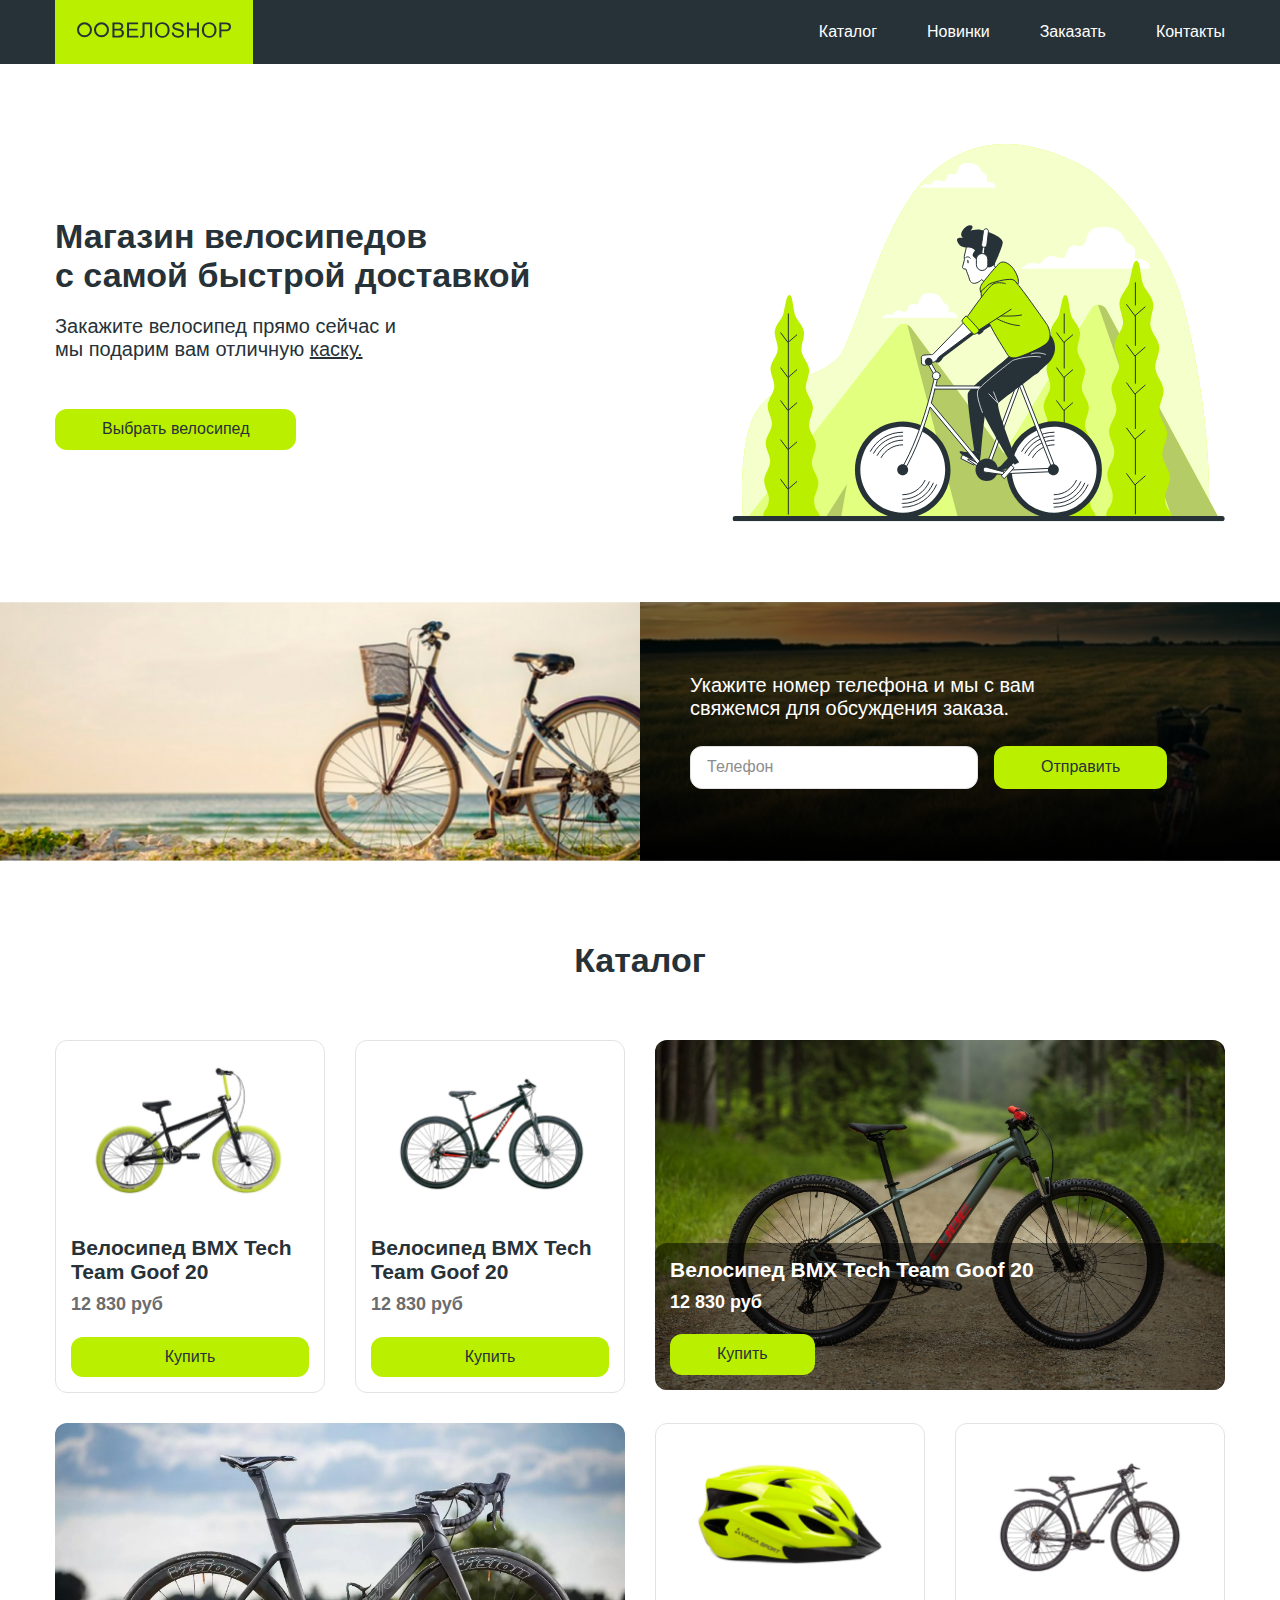
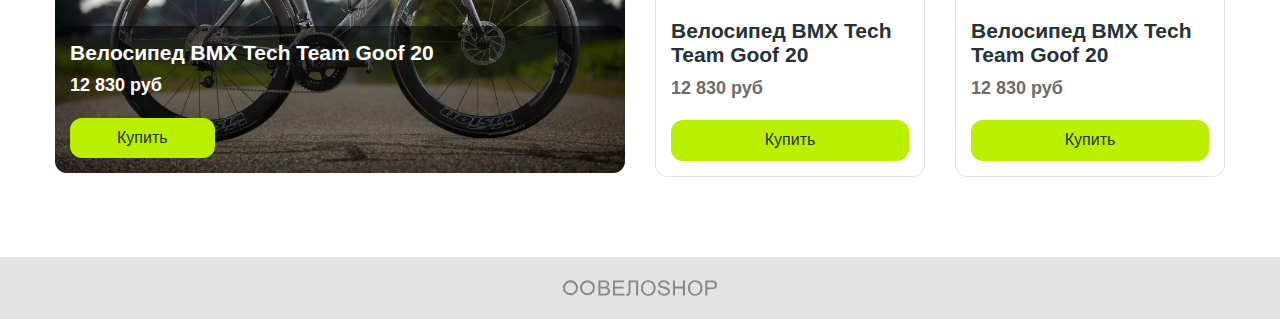
<file: index.html>
<!DOCTYPE html>
<html lang="en">
  <head>
    <meta charset="UTF-8" />
    <meta name="viewport" content="width=device-width, initial-scale=1.0" />
    <title>ВелоShop</title>
    <link rel="stylesheet" href="css/normalize.css" />
    <link rel="stylesheet" href="css/style.css" />
  </head>
  <body>
    <header class="header">
      <div class="container header__container">
        <a href="#" class="header__logo">
          <img class="logo" src="./img/logo.svg" width="154" alt="ВелоShop" />
        </a>
        <nav class="menu header__menu">
          <ul class="menu__list header__menu-list">
            <li class="menu__item">
              <a href="" class="menu__link">Каталог</a>
            </li>
            <li class="menu__item">
              <a href="" class="menu__link">Новинки</a>
            </li>
            <li class="menu__item">
              <a href="" class="menu__link">Заказать</a>
            </li>
            <li class="menu__item">
              <a href="" class="menu__link">Контакты</a>
            </li>
          </ul>
        </nav>
      </div>
    </header>

    <main>
      <section class="hero">
        <div class="container hero__container">
          <div class="hero__content">
            <h1 class="hero__title">
              Магазин велосипедов с&nbsp;самой быстрой доставкой
            </h1>
            <p class="hero__desc">
              Закажите велосипед прямо сейчас и мы подарим вам отличную
              <a class="default-link" href="#">каску.</a>
            </p>
            <button class="default-btn">Выбрать велосипед</button>
          </div>
        </div>
      </section>
      <section class="callback">
        <div class="callback__right">
          <h2 class="callback__title">Обратная связь</h2>
          <p class="callback__desc">
            Укажите номер телефона и мы с вам свяжемся для обсуждения заказа.
          </p>
          <form action="" class="callback-form">
            <input
              type="tel"
              name="tel"
              class="text-field callback-form__inp"
              placeholder="Телефон"
            />
            <button type="submit" class="default-btn">Отправить</button>
          </form>
        </div>
      </section>
      <section class="catalog">
        <div class="container catalog__container">
          <h2 class="subtitle catalog__subtitle">Каталог</h2>
          <ul class="catalog__list">
            <li class="catalog__item">
              <article class="product-card catalog_card">
                <img
                  class="product-card__img"
                  src="./img/1.png"
                  alt="Велосипед"
                />
                <div class="product-card__body">
                  <div class="product-card__body-top">
                    <h3 class="product-card__title">
                      Велосипед BMX Tech Team Goof 20
                    </h3>
                    <strong class="product-card__price">12 830 руб</strong>
                  </div>
                  <button class="default-btn product-card__btn">Купить</button>
                </div>
              </article>
            </li>
            <li class="catalog__item">
              <article class="product-card catalog_card">
                <img
                  class="product-card__img"
                  src="./img/4.png"
                  alt="Велосипед"
                />
                <div class="product-card__body">
                  <div class="product-card__body-top">
                    <h3 class="product-card__title">
                      Велосипед BMX Tech Team Goof 20
                    </h3>
                    <strong class="product-card__price">12 830 руб</strong>
                  </div>
                  <button class="default-btn product-card__btn">Купить</button>
                </div>
              </article>
            </li>
            <li class="catalog__item catalog_card catalog__item_big">
              <article class="product-card product-card_big">
                <img
                  class="product-card__img product-card__img_big"
                  src="./img/2.jpg"
                  alt="Велосипед"
                />
                <div class="product-card__body product-card__body_big">
                  <div class="product-card__body-top">
                    <h3 class="product-card__title">
                      Велосипед BMX Tech Team Goof 20
                    </h3>
                    <strong class="product-card__price product-card__price_big"
                      >12 830 руб</strong
                    >
                  </div>
                  <button
                    class="default-btn product-card__btn product-card__btn_big"
                  >
                    Купить
                  </button>
                </div>
              </article>
            </li>
            <li class="catalog__item catalog_card catalog__item_big">
              <article class="product-card product-card_big">
                <img
                  class="product-card__img product-card__img_big"
                  src="./img/7.webp"
                  alt="Велосипед"
                />
                <div class="product-card__body product-card__body_big">
                  <div class="product-card__body-top">
                    <h3 class="product-card__title">
                      Велосипед BMX Tech Team Goof 20
                    </h3>
                    <strong class="product-card__price product-card__price_big"
                      >12 830 руб</strong
                    >
                  </div>
                  <button
                    class="default-btn product-card__btn product-card__btn_big"
                  >
                    Купить
                  </button>
                </div>
              </article>
            </li>
            <li class="catalog__item">
              <article class="product-card catalog_card">
                <img
                  class="product-card__img"
                  src="./img/5.png"
                  alt="Велосипед"
                />
                <div class="product-card__body">
                  <div class="product-card__body-top">
                    <h3 class="product-card__title">
                      Велосипед BMX Tech Team Goof 20
                    </h3>
                    <strong class="product-card__price">12 830 руб</strong>
                  </div>
                  <button class="default-btn product-card__btn">Купить</button>
                </div>
              </article>
            </li>
            <li class="catalog__item">
              <article class="product-card catalog_card">
                <img
                  class="product-card__img"
                  src="./img/6.png"
                  alt="Велосипед"
                />
                <div class="product-card__body">
                  <div class="product-card__body-top">
                    <h3 class="product-card__title">
                      Велосипед BMX Tech Team Goof 20
                    </h3>
                    <strong class="product-card__price">12 830 руб</strong>
                  </div>
                  <button class="default-btn product-card__btn">Купить</button>
                </div>
              </article>
            </li>
          </ul>
        </div>
      </section>
    </main>

    <footer class="footer">
      <img class="logo footer__logo" src="./img/logo.svg" width="154" alt="ВелоShop" />
    </footer>
  </body>
</html>
</file>
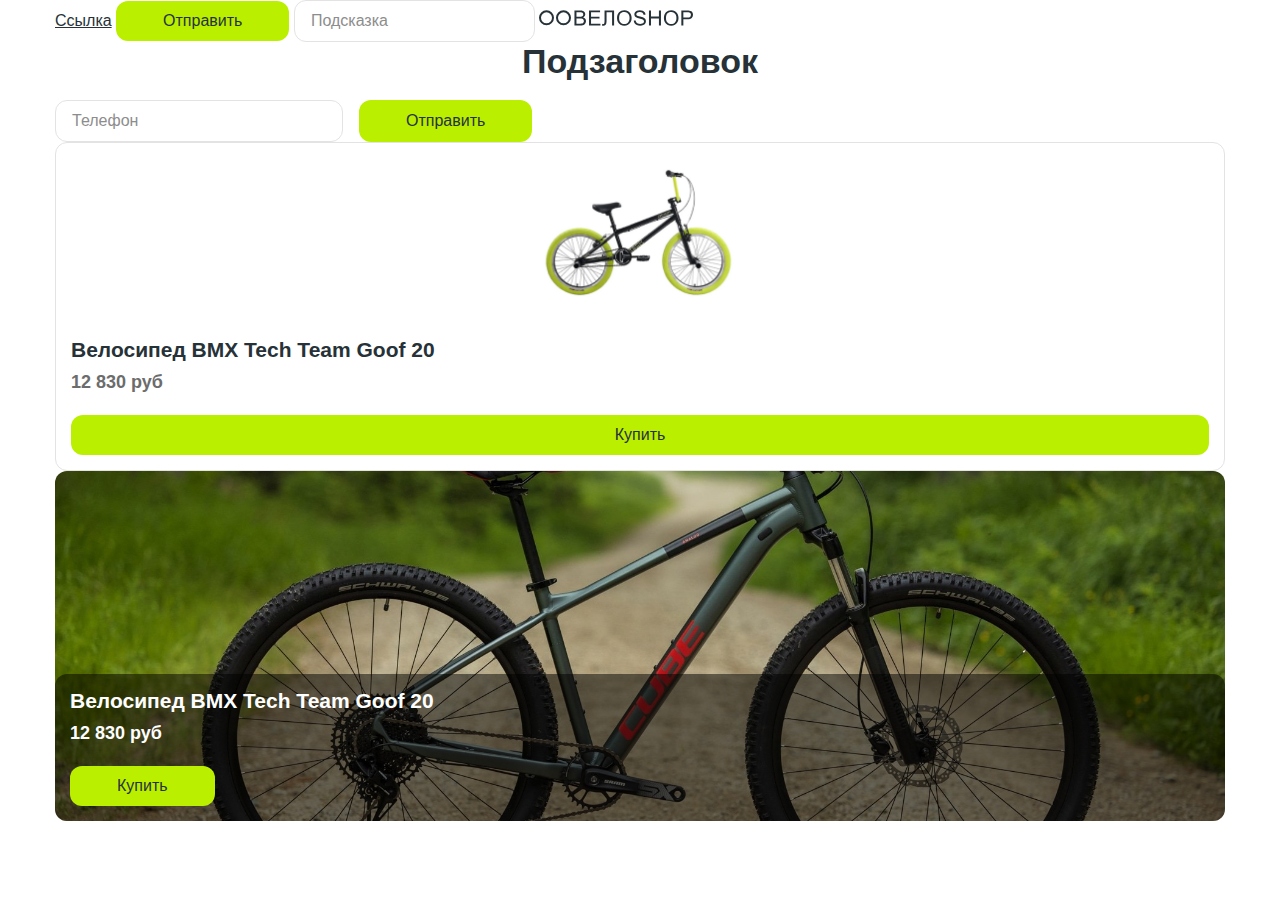
<file: components.html>
<!DOCTYPE html>
<html lang="en">
  <head>
    <meta charset="UTF-8" />
    <meta name="viewport" content="width=device-width, initial-scale=1.0" />
    <title>Компоненты</title>
    <link rel="stylesheet" href="css/normalize.css" />
    <link rel="stylesheet" href="css/style.css" />
  </head>
  <body>
    <div class="container">
      <a href="" class="default-link">Ссылка</a>
      <button class="default-btn">Отправить</button>
      <input type="text" class="text-field" placeholder="Подсказка" />
      <img class="logo" src="./img/logo.svg" width="154" alt="" />
      <h2 class="subtitle">Подзаголовок</h2>
      <nav class="menu">
        <ul class="menu__list">
          <li class="menu__item">
            <a href="" class="menu__link">Каталог</a>
          </li>
          <li class="menu__item">
            <a href="" class="menu__link">Новинки</a>
          </li>
          <li class="menu__item">
            <a href="" class="menu__link">Заказать</a>
          </li>
          <li class="menu__item">
            <a href="" class="menu__link">Контакты</a>
          </li>
        </ul>
      </nav>
      <form action="" class="callback-form">
        <input
          type="tel"
          name="tel"
          class="text-field callback-form__inp"
          placeholder="Телефон"
        />
        <button type="submit" class="default-btn">Отправить</button>
      </form>
      <article class="product-card">
        <img class="product-card__img" src="./img/1.png" alt="Велосипед" />
        <div class="product-card__body">
          <div class="product-card__body-top">
            <h3 class="product-card__title">Велосипед BMX Tech Team Goof 20</h3>
            <strong class="product-card__price">12 830 руб</strong>
          </div>
          <button class="default-btn product-card__btn">Купить</button>
        </div>
      </article>

      <article class="product-card product-card_big">
        <img
          class="product-card__img product-card__img_big"
          src="./img/2.jpg"
          alt="Велосипед"
        />
        <div class="product-card__body product-card__body_big">
          <div class="product-card__body-top">
            <h3 class="product-card__title">Велосипед BMX Tech Team Goof 20</h3>
            <strong class="product-card__price product-card__price_big"
              >12 830 руб</strong
            >
          </div>
          <button class="default-btn product-card__btn product-card__btn_big">
            Купить
          </button>
        </div>
      </article>
    </div>
  </body>
</html>
</file>
<file: css/style.css>
:root {
  --black-color: #263238;
  --base-color: #baef00;
  --base-color-hover: #d9ff56;
  --base-color-active: #a3d200;
  --border-color: #e3e3e3;
  --price-color: #6c6c6c;
  --placeholder-color: #8d8d8d;
  --transition-delay: 0.3s;
}

html {
  box-sizing: border-box;
}

*,
::after,
::before {
  box-sizing: inherit;
}

body {
  font-size: 16px;
  font-family: Arial, Helvetica, sans-serif;
  margin: 0;
  color: var(--black-color);
  background-color: white;
}

img {
  max-width: 100%;
}

a {
  text-decoration: none;
}

/* Контейнер */
.container {
  max-width: 1200px;
  margin: 0 auto;
  padding: 0px 15px;
}

/* Ссылка */
.default-link {
  color: var(--black-color);
  text-decoration: underline;
  transition: color var(--transition-delay),
    background-color var(--transition-delay);
}

.default-link:focus-visible {
  outline: none;
  background-color: var(--base-color);
}

.default-link:hover {
  color: var(--base-color-hover);
}

.default-link:active {
  color: var(--base-color-active);
}

/* Кнопка */
.default-btn {
  display: inline-block;
  padding: 11px 47px;
  border-radius: 12px;
  background-color: var(--base-color);
  color: var(--black-color);
  border: none;
  outline: 1px solid transparent;
  outline-offset: 2px;
  transition: outline-color var(--transition-delay),
    background-color var(--transition-delay);
  cursor: pointer;
}

.default-btn:focus-visible {
  outline-color: var(--base-color);
}

.default-btn:hover {
  background-color: var(--base-color-hover);
}

.default-btn:active {
  background-color: var(--base-color-active);
}

/* Текстовое поле */
.text-field {
  padding: 11px 16px 11px 16px;
  border-radius: 12px;
  border: 1px solid var(--border-color);
  transition: border var(--transition-delay);
  outline: none;
}

.text-field::placeholder {
  color: var(--placeholder-color);
}

.text-field:focus {
  border: 1px solid var(--base-color);
}

/* Подзаголовок */
.subtitle {
  text-align: center;
  font-size: 34px;
  font-weight: 700;
  margin: 0;
}

/* Лого */
.logo {
  width: 154px;
}

/* Меню */
.menu__list {
  display: flex;
  align-items: center;
  column-gap: 50px;
  list-style: none;
  margin: 0;
  padding-left: 0;
}

.menu__link {
  color: white;
  outline: none;
  transition: outline-color var(--transition-delay),
    background-color var(--transition-delay);
}

.menu__link:focus-visible {
  outline: none;
  color: var(--black-color);
  background-color: var(--base-color);
}

.menu__link:hover {
  color: var(--base-color-hover);
}

.menu__link:active {
  color: var(--base-color-active);
}

/* Форма обратно связи */
.callback-form {
  display: flex;
  gap: 16px;
}

.callback-form__inp {
  flex-basis: 288px;
}

/* Карточка товара */

.product-card {
  display: flex;
  flex-direction: column;
  background-color: white;
  border-radius: 12px;
  border: 1px solid var(--border-color);
}

.product-card__img {
  display: block;
  flex-shrink: 0;
  width: 100%;
  height: 180px;
  border-top-right-radius: 12px;
  border-top-left-radius: 12px;
  object-fit: contain;
}

.product-card__body {
  display: flex;
  flex-direction: column;
  justify-content: space-between;
  flex-basis: 100%;
  padding: 15px;
}

.product-card__body-top {
  margin-bottom: 22px;
}

.product-card__title {
  margin: 0;
  margin-bottom: 10px;
  font-size: 21px;
  font-weight: 700;
}

.product-card__price {
  color: var(--price-color);
  font-size: 18px;
  font-weight: 700;
}

.product-card__btn {
  width: 100%;
}

.product-card_big {
  position: relative;
  border: none;
  height: 350px;
}

.product-card__img_big {
  height: 100%;
  border-radius: 12px;
  object-fit: cover;
}

.product-card__body_big {
  position: absolute;
  bottom: 0;
  width: 100%;
  background-color: rgba(0, 0, 0, 0.5);
  border-radius: 12px;
  color: white;
  align-items: flex-start;
}

.product-card__price_big {
  color: white;
}

.product-card__btn_big {
  width: initial;
}

/* Шапка */
.header {
  background-color: var(--black-color);
}

.header__container {
  display: flex;
  justify-content: space-between;
  align-items: center;
}

.header__logo {
  display: block;
  padding: 22px;
  background-color: var(--base-color);
  transition: opacity var(--transition-delay),
    background-color var(--transition-delay);
  outline: none;
}

.header__logo:focus-visible {
  opacity: 0.8;
}

.header__logo:hover {
  background-color: var(--base-color-hover);
}

.header__logo:active {
  background-color: var(--base-color-active);
}

/* Hero */

.hero__container {
  display: flex;
  align-items: center;
  justify-content: space-between;
  gap: 30px;
  padding-top: 80px;
  padding-bottom: 80px;
}

.hero__container::after {
  content: "";
  display: block;
  flex-basis: 493px;
  height: 378px;
  background-image: url(../img/hero.svg);
  background-size: contain;
  background-repeat: no-repeat;
  background-position: center;
}

.hero__content {
  flex-basis: 484px;
}

.hero__title {
  margin: 0;
  margin-bottom: 20px;
  font-size: 34px;
}

.hero__desc {
  max-width: 360px;
  margin-top: 0;
  margin-bottom: 48px;
  font-size: 20px;
}

/* Форма обратной связи */

.callback {
  display: grid;
  grid-template-columns: 1fr 1fr;
}

.callback::before {
  content: "";
  background-image: url(../img/big.png);
  background-size: cover;
  background-position: center;
}

.callback__right {
  padding: 72px 50px;
  background-image: linear-gradient(
      0deg,
      rgba(0, 0, 0, 1) 0%,
      rgba(0, 0, 0, 0.5) 100%
    ),
    url(../img/3.png);
  background-size: cover;
  background-position: center;
  color: white;
}

.callback__title {
  font-size: 0;
  position: absolute;
  width: 0;
  height: 0;
  opacity: 0;
}

.callback__desc {
  margin-top: 0;
  max-width: 424px;
  margin-bottom: 26px;
  font-size: 20px;
}

/* Каталог */

.catalog {
  padding: 80px 0;
}

.catalog__subtitle {
  margin-bottom: 60px;
}

.catalog__list {
  display: grid;
  grid-template-columns: repeat(4, 1fr);
  gap: 30px;
  margin: 0;
  padding: 0;
  list-style-type: none;
}

.catalog__item_big {
  grid-column: span 2;
}

.catalog_card {
  height: 100%;
}

/* Footer */
.footer {
  display: flex;
  align-items: center;
  justify-content: center;
  padding: 23px 15px;
  background-color: var(--border-color);
}

.footer__logo {
  opacity: 50%;
}

@media (max-width: 920px) {
  .callback-form {
    flex-direction: column;
  }

  .callback-form__inp {
    flex-basis: initial;
  }
  .product-card__body-top {
    padding: 10px;
  }
  .product-card__img {
    height: 90px;
  }
  .product-card__title {
    font-size: 14px;
  }
  .product-card__price {
    font-size: 14px;
  }
  .product-card__img_big {
    height: 100%;
  }
  .product-card__btn_big {
    width: 100%;
  }
  .header__container {
    display: block;
    padding-left: 0;
    padding-right: 0;
  }
  .header__logo {
    display: flex;
    justify-content: center;
  }
  .header__menu {
    padding: 20px 0;
    width: 100%;
    overflow-x: scroll;
  }
  .header__menu-list {
    padding-left: 15px;
    padding-right: 15px;
    width: fit-content;
  }
  /* Hero */
  .hero__container {
    padding-top: 40px;
    padding-bottom: 40px;
  }
  .hero__container::after {
    display: none;
  }
  .hero__title {
    font-size: 28px;
  }
  .callback {
    display: block;
  }

  .callback__right {
    padding-left: 15px;
    padding-right: 15px;
  }

  .callback::before {
    display: none;
  }
  /* Каталог */

  .catalog {
    padding: 40px 0;
  }

  .catalog__subtitle {
    margin-bottom: 30px;
  }

  .catalog__list {
    grid-template-columns: repeat(2, 1fr);
    gap: 10px;
  }
}
</file>
